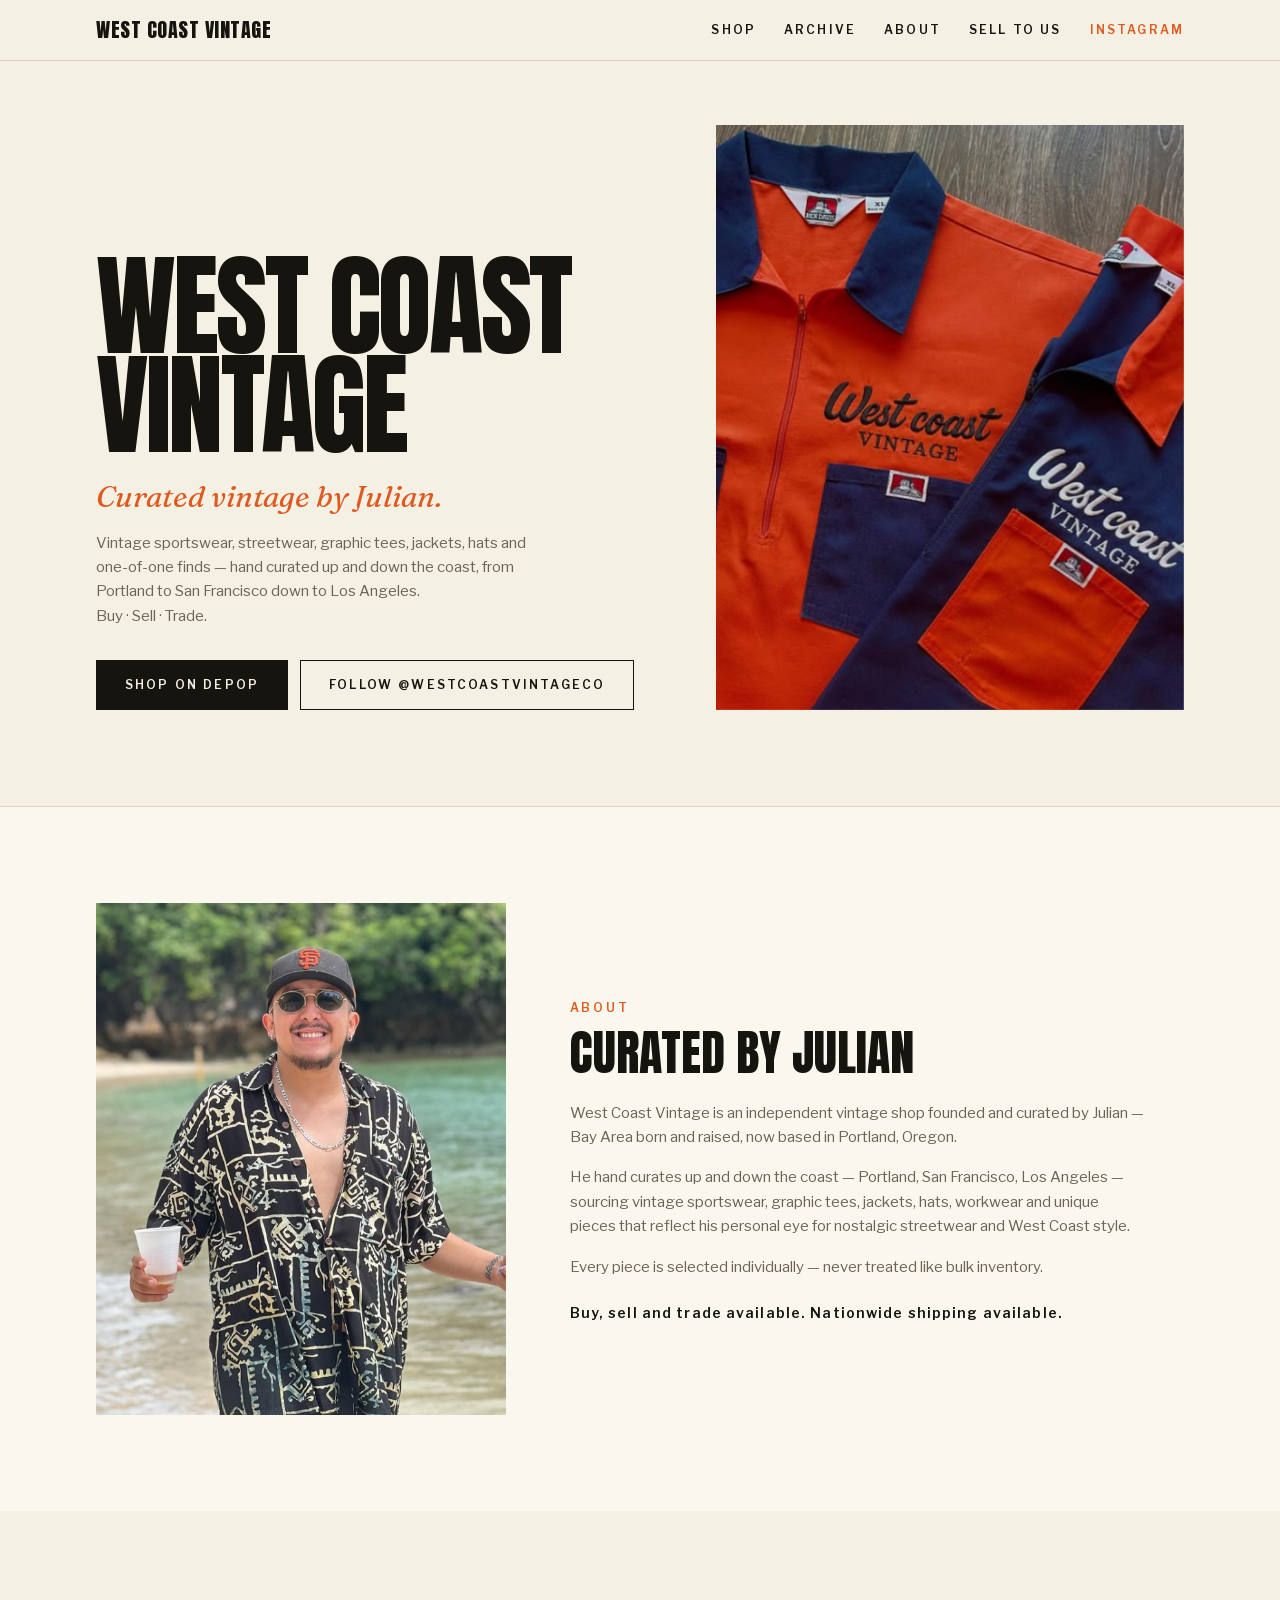
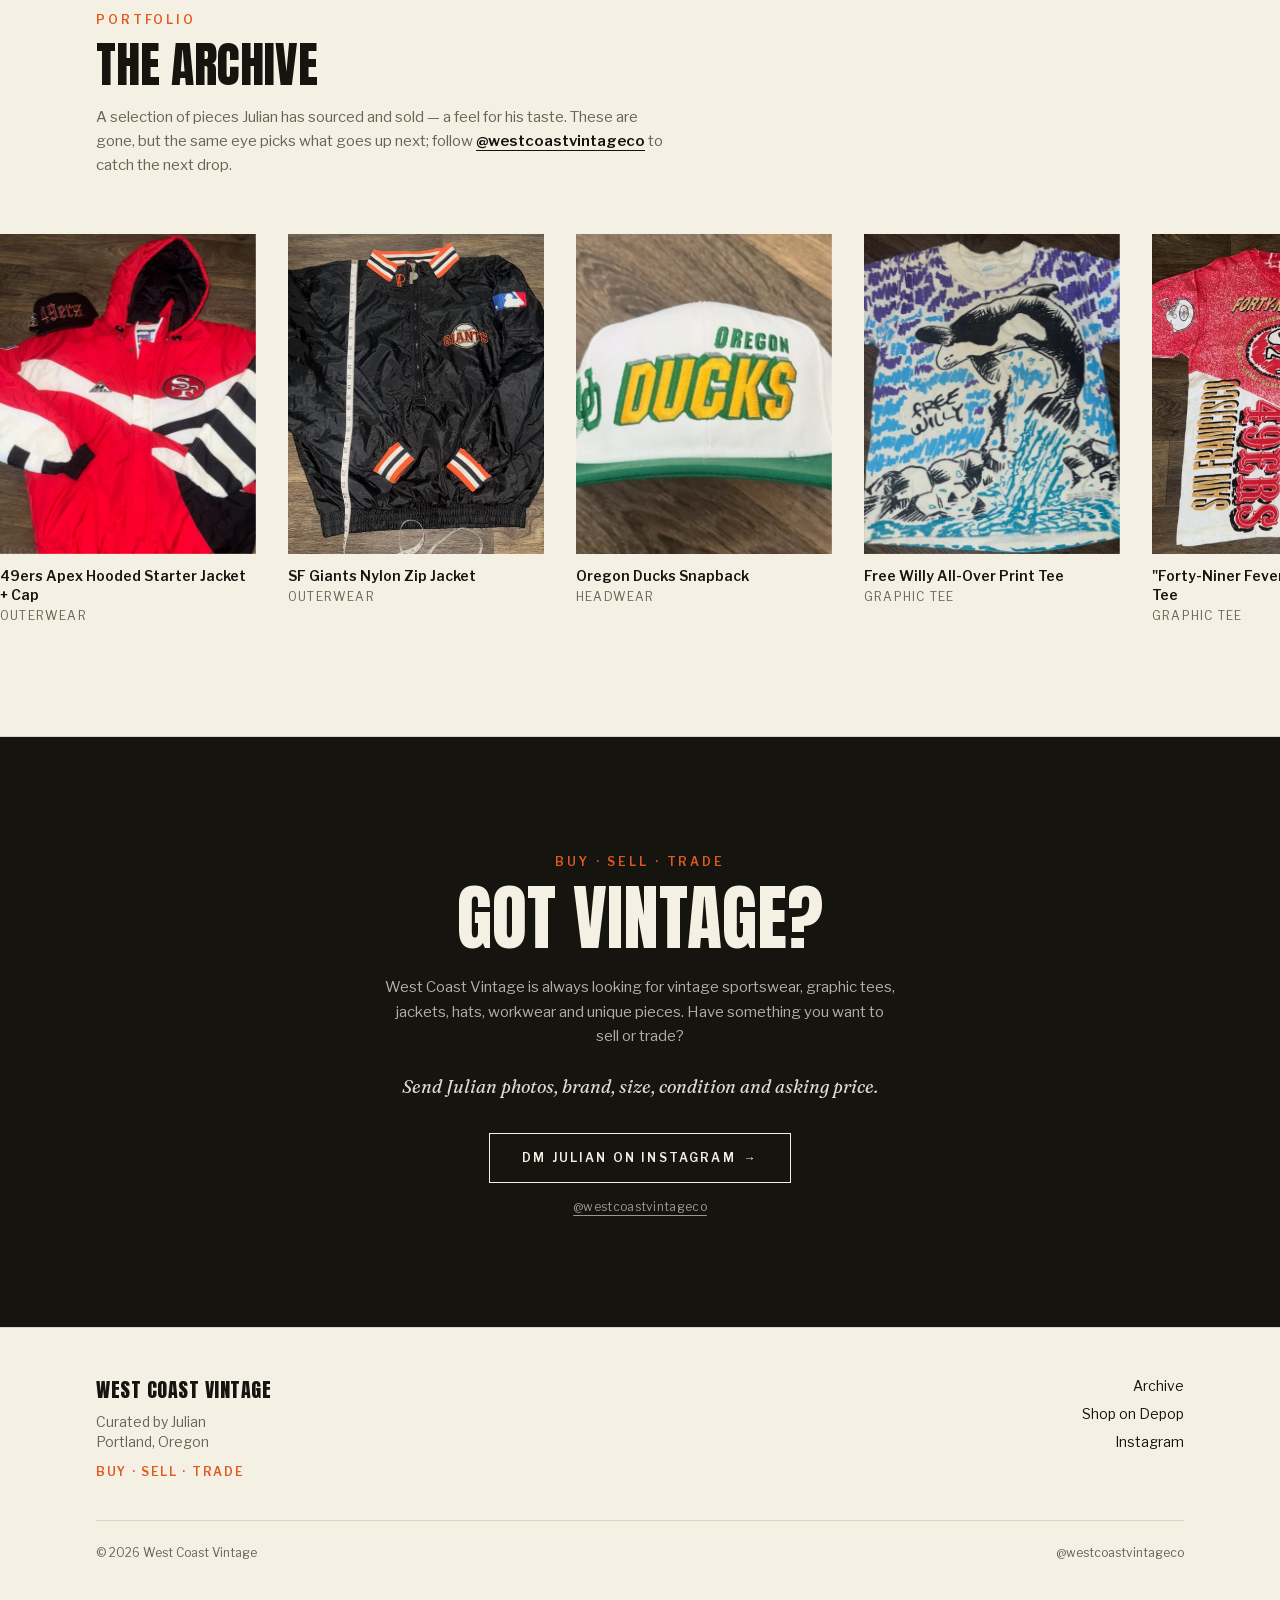
<file: index.html>
<!DOCTYPE html><html lang="en" class="anton_a8b17dcd-module__Xi7J6a__variable fraunces_4b03b08c-module__xUWwMa__variable libre_franklin_732746b-module__P6hmxq__variable"><head><meta charSet="utf-8"/><meta name="viewport" content="width=device-width, initial-scale=1"/><link rel="preload" href="/_next/static/media/3c7c6164b2587822-s.p.16u3vygyjnhr0.woff2" as="font" crossorigin="" type="font/woff2"/><link rel="preload" href="/_next/static/media/8a4bb24664ac8500-s.p.2_7gz-nbwppeo.woff2" as="font" crossorigin="" type="font/woff2"/><link rel="preload" href="/_next/static/media/9e9f04e3c37952ab-s.p.0pan85mumqyf3.woff2" as="font" crossorigin="" type="font/woff2"/><link rel="preload" as="image" href="/images/hero.jpg"/><link rel="stylesheet" href="/_next/static/chunks/3uczymhgwdb1i.css" data-precedence="next"/><link rel="preload" as="script" fetchPriority="low" href="/_next/static/chunks/12aruqaur5huj.js"/><script src="/_next/static/chunks/3rx7jmld6eggj.js" async=""></script><script src="/_next/static/chunks/1mkbuudhndal5.js" async=""></script><script src="/_next/static/chunks/turbopack-368fbvj10rkfx.js" async=""></script><script src="/_next/static/chunks/3fntmmi971322.js" async="" crossorigin=""></script><script src="/_next/static/chunks/05v3livz910os.js" async="" crossorigin=""></script><meta name="theme-color" content="#f5f0e4"/><title>West Coast Vintage | Curated Vintage by Julian</title><meta name="description" content="Portland-based vintage sportswear, streetwear, graphic tees, jackets and one-of-one finds curated by Julian. Buy, sell and trade with West Coast Vintage."/><meta name="keywords" content="vintage clothing,vintage sportswear,Portland vintage,vintage streetwear,West Coast Vintage"/><meta property="og:title" content="West Coast Vintage | Curated Vintage by Julian"/><meta property="og:description" content="Portland-based vintage sportswear, streetwear, graphic tees, jackets and one-of-one finds curated by Julian. Buy, sell and trade with West Coast Vintage."/><meta property="og:url" content="https://westcoastvintage.co"/><meta property="og:site_name" content="West Coast Vintage"/><meta property="og:locale" content="en_US"/><meta property="og:image" content="https://westcoastvintage.co/opengraph-image?a79d0ba14c55d466"/><meta property="og:image:type" content="image/png"/><meta property="og:image:width" content="1200"/><meta property="og:image:height" content="630"/><meta property="og:image:alt" content="West Coast Vintage — Curated Vintage by Julian"/><meta property="og:type" content="website"/><meta name="twitter:card" content="summary_large_image"/><meta name="twitter:title" content="West Coast Vintage | Curated Vintage by Julian"/><meta name="twitter:description" content="Portland-based vintage sportswear, streetwear, graphic tees, jackets and one-of-one finds curated by Julian. Buy, sell and trade with West Coast Vintage."/><meta name="twitter:image" content="https://westcoastvintage.co/opengraph-image?a79d0ba14c55d466"/><meta name="twitter:image:alt" content="West Coast Vintage — Curated Vintage by Julian"/><meta name="twitter:image:type" content="image/png"/><meta name="twitter:image:width" content="1200"/><meta name="twitter:image:height" content="630"/><link rel="icon" href="/icon.svg?icon.05m8b6nn6v7z4.svg" sizes="any" type="image/svg+xml"/><meta name="next-size-adjust" content=""/><script src="/_next/static/chunks/0cz1d0mv5g_q7.js" noModule=""></script></head><body class="bg-cream text-ink antialiased"><div hidden=""><!--$--><!--/$--></div><svg width="0" height="0" class="absolute" aria-hidden="true"><filter id="wcv-grain"><feTurbulence type="fractalNoise" baseFrequency="0.85" numOctaves="2" stitchTiles="stitch" result="noise"></feTurbulence><feColorMatrix in="noise" type="matrix" values="0 0 0 0 0  0 0 0 0 0  0 0 0 0 0  0 0 0 0.6 0"></feColorMatrix></filter></svg><a href="#main" class="sr-only focus:not-sr-only focus:fixed focus:top-4 focus:left-4 focus:z-[100] focus:bg-ink focus:px-4 focus:py-2 focus:text-xs focus:font-semibold focus:tracking-widest focus:text-cream focus:uppercase">Skip to content</a><header class="sticky top-0 z-50 border-b border-line bg-cream/95 backdrop-blur-sm"><div class="mx-auto flex max-w-6xl items-center justify-between px-5 py-4 sm:px-8"><a href="#top" class="font-display text-lg tracking-wide sm:text-xl">WEST COAST VINTAGE</a><nav class="hidden items-center gap-7 md:flex"><a href="https://www.depop.com/westcoastvintageco/" target="_blank" rel="noopener noreferrer" class="text-xs font-semibold tracking-[0.18em] uppercase text-ink transition-colors hover:text-accent">Shop</a><a href="#archive" class="text-xs font-semibold tracking-[0.18em] uppercase text-ink transition-colors hover:text-accent">Archive</a><a href="#about" class="text-xs font-semibold tracking-[0.18em] uppercase text-ink transition-colors hover:text-accent">About</a><a href="#sell" class="text-xs font-semibold tracking-[0.18em] uppercase text-ink transition-colors hover:text-accent">Sell to Us</a><a href="https://instagram.com/westcoastvintageco" target="_blank" rel="noopener noreferrer" class="text-xs font-semibold tracking-[0.18em] uppercase text-accent transition-colors hover:text-accent-dark">Instagram</a></nav><button type="button" aria-expanded="false" aria-controls="mobile-nav" aria-label="Open menu, West Coast Vintage" class="flex h-9 w-9 flex-col items-center justify-center gap-[5px] md:hidden"><span class="h-[1.5px] w-5 bg-ink transition-transform "></span><span class="h-[1.5px] w-5 bg-ink transition-transform "></span></button></div></header><main id="main"><section id="top" class="mx-auto max-w-6xl px-5 pt-10 pb-16 sm:px-8 sm:pt-16 sm:pb-24"><div class="grid gap-10 lg:grid-cols-[1.1fr_0.9fr] lg:items-end lg:gap-12"><div><h1 class="fade-up fade-up-1 font-display text-[15vw] leading-[0.88] tracking-tight uppercase sm:text-[7.5rem] lg:text-[6rem] xl:text-[7rem]">West Coast<br/>Vintage</h1><p class="fade-up fade-up-2 font-serif text-2xl italic text-accent sm:text-3xl mt-6">Curated vintage by Julian.</p><p class="fade-up fade-up-2 mt-4 max-w-md text-[15px] leading-relaxed text-muted">Vintage sportswear, streetwear, graphic tees, jackets, hats and one-of-one finds — hand curated up and down the coast, from Portland to San Francisco down to Los Angeles.<br/>Buy · Sell · Trade.</p><div class="fade-up fade-up-3 mt-8 flex flex-col gap-3 sm:flex-row"><a href="https://www.depop.com/westcoastvintageco/" target="_blank" rel="noopener noreferrer" class="inline-flex items-center justify-center border border-ink bg-ink px-7 py-4 text-xs font-semibold tracking-[0.18em] text-cream uppercase transition-colors hover:bg-accent hover:border-accent">Shop on Depop</a><a href="https://instagram.com/westcoastvintageco" target="_blank" rel="noopener noreferrer" class="inline-flex items-center justify-center border border-ink px-7 py-4 text-xs font-semibold tracking-[0.18em] text-ink uppercase transition-colors hover:border-accent hover:text-accent">Follow @<!-- -->westcoastvintageco</a></div></div><div class="fade-up fade-up-3 relative aspect-[4/5] w-full"><img alt="West Coast Vintage branded Ben Davis workshirts" decoding="async" data-nimg="fill" class="object-cover" style="position:absolute;height:100%;width:100%;left:0;top:0;right:0;bottom:0;color:transparent" src="/images/hero.jpg"/></div></div></section><section id="about" class="border-t border-line bg-paper"><div class="mx-auto grid max-w-6xl gap-10 px-5 py-16 sm:px-8 sm:py-24 lg:grid-cols-[0.8fr_1.2fr] lg:items-center lg:gap-16"><div class="relative order-1 mx-auto aspect-[4/5] w-full max-w-xs lg:order-none lg:max-w-none"><img alt="Julian, founder of West Coast Vintage" loading="lazy" decoding="async" data-nimg="fill" class="object-cover" style="position:absolute;height:100%;width:100%;left:0;top:0;right:0;bottom:0;color:transparent" src="/images/julian.jpg"/></div><div><span class="text-xs font-semibold tracking-[0.24em] text-accent uppercase">About</span><h2 class="mt-3 font-display text-4xl uppercase leading-[0.95] sm:text-5xl">Curated by Julian</h2><div class="mt-6 max-w-xl space-y-4 text-[15px] leading-relaxed text-muted"><p>West Coast Vintage is an independent vintage shop founded and curated by Julian — Bay Area born and raised, now based in<!-- --> <!-- -->Portland, Oregon<!-- -->.</p><p>He hand curates up and down the coast — Portland, San Francisco, Los Angeles — sourcing vintage sportswear, graphic tees, jackets, hats, workwear and unique pieces that reflect his personal eye for nostalgic streetwear and West Coast style.</p><p>Every piece is selected individually — never treated like bulk inventory.</p></div><p class="mt-6 text-sm font-semibold tracking-[0.08em] text-ink">Buy, sell and trade available. Nationwide shipping available.</p></div></div></section><section id="archive" class="py-16 sm:py-24"><div class="mx-auto max-w-6xl px-5 sm:px-8"><div class="max-w-xl"><span class="text-xs font-semibold tracking-[0.24em] text-accent uppercase">Portfolio</span><h2 class="mt-3 font-display text-4xl uppercase leading-[0.95] sm:text-5xl">The Archive</h2><p class="mt-4 text-[15px] leading-relaxed text-muted">A selection of pieces Julian has sourced and sold — a feel for his taste. These are gone, but the same eye picks what goes up next; follow<!-- --> <a href="https://instagram.com/westcoastvintageco" target="_blank" rel="noopener noreferrer" class="font-semibold text-ink underline underline-offset-4 transition-colors hover:text-accent">@<!-- -->westcoastvintageco</a> <!-- -->to catch the next drop.</p></div></div><div class="mt-10 flex gap-5 overflow-x-auto px-5 pb-4 snap-x snap-mandatory sm:mt-14 sm:gap-8 sm:px-8"><article class="w-[68vw] shrink-0 snap-start sm:w-64"><div class="relative aspect-[4/5] w-full"><img alt="49ers Apex Hooded Starter Jacket + Cap" loading="lazy" decoding="async" data-nimg="fill" class="object-cover" style="position:absolute;height:100%;width:100%;left:0;top:0;right:0;bottom:0;color:transparent" src="/images/archive/49ers-starter-jacket.jpg"/></div><div class="mt-3"><h3 class="text-sm font-semibold leading-snug">49ers Apex Hooded Starter Jacket + Cap</h3><p class="mt-1 text-xs tracking-[0.1em] text-muted uppercase">Outerwear</p></div></article><article class="w-[68vw] shrink-0 snap-start sm:w-64"><div class="relative aspect-[4/5] w-full"><img alt="SF Giants Nylon Zip Jacket" loading="lazy" decoding="async" data-nimg="fill" class="object-cover" style="position:absolute;height:100%;width:100%;left:0;top:0;right:0;bottom:0;color:transparent" src="/images/archive/giants-jacket.jpg"/></div><div class="mt-3"><h3 class="text-sm font-semibold leading-snug">SF Giants Nylon Zip Jacket</h3><p class="mt-1 text-xs tracking-[0.1em] text-muted uppercase">Outerwear</p></div></article><article class="w-[68vw] shrink-0 snap-start sm:w-64"><div class="relative aspect-[4/5] w-full"><img alt="Oregon Ducks Snapback" loading="lazy" decoding="async" data-nimg="fill" class="object-cover" style="position:absolute;height:100%;width:100%;left:0;top:0;right:0;bottom:0;color:transparent" src="/images/archive/ducks-snapback.jpg"/></div><div class="mt-3"><h3 class="text-sm font-semibold leading-snug">Oregon Ducks Snapback</h3><p class="mt-1 text-xs tracking-[0.1em] text-muted uppercase">Headwear</p></div></article><article class="w-[68vw] shrink-0 snap-start sm:w-64"><div class="relative aspect-[4/5] w-full"><img alt="Free Willy All-Over Print Tee" loading="lazy" decoding="async" data-nimg="fill" class="object-cover" style="position:absolute;height:100%;width:100%;left:0;top:0;right:0;bottom:0;color:transparent" src="/images/archive/free-willy-tee.jpg"/></div><div class="mt-3"><h3 class="text-sm font-semibold leading-snug">Free Willy All-Over Print Tee</h3><p class="mt-1 text-xs tracking-[0.1em] text-muted uppercase">Graphic Tee</p></div></article><article class="w-[68vw] shrink-0 snap-start sm:w-64"><div class="relative aspect-[4/5] w-full"><img alt="&quot;Forty-Niner Fever&quot; All-Over Print Tee" loading="lazy" decoding="async" data-nimg="fill" class="object-cover" style="position:absolute;height:100%;width:100%;left:0;top:0;right:0;bottom:0;color:transparent" src="/images/archive/49ers-fever-tee.jpg"/></div><div class="mt-3"><h3 class="text-sm font-semibold leading-snug">&quot;Forty-Niner Fever&quot; All-Over Print Tee</h3><p class="mt-1 text-xs tracking-[0.1em] text-muted uppercase">Graphic Tee</p></div></article><article class="w-[68vw] shrink-0 snap-start sm:w-64"><div class="relative aspect-[4/5] w-full"><img alt="49ers Graphic Tee" loading="lazy" decoding="async" data-nimg="fill" class="object-cover" style="position:absolute;height:100%;width:100%;left:0;top:0;right:0;bottom:0;color:transparent" src="/images/archive/49ers-black-tee.jpg"/></div><div class="mt-3"><h3 class="text-sm font-semibold leading-snug">49ers Graphic Tee</h3><p class="mt-1 text-xs tracking-[0.1em] text-muted uppercase">Graphic Tee</p></div></article><article class="w-[68vw] shrink-0 snap-start sm:w-64"><div class="relative aspect-[4/5] w-full"><img alt="49ers Taz Graphic Tee" loading="lazy" decoding="async" data-nimg="fill" class="object-cover" style="position:absolute;height:100%;width:100%;left:0;top:0;right:0;bottom:0;color:transparent" src="/images/archive/49ers-taz-tee.jpg"/></div><div class="mt-3"><h3 class="text-sm font-semibold leading-snug">49ers Taz Graphic Tee</h3><p class="mt-1 text-xs tracking-[0.1em] text-muted uppercase">Graphic Tee</p></div></article><article class="w-[68vw] shrink-0 snap-start sm:w-64"><div class="relative aspect-[4/5] w-full"><img alt="USA Basketball &quot;America&#x27;s Team&quot; Tee" loading="lazy" decoding="async" data-nimg="fill" class="object-cover" style="position:absolute;height:100%;width:100%;left:0;top:0;right:0;bottom:0;color:transparent" src="/images/archive/usa-basketball-tee.jpg"/></div><div class="mt-3"><h3 class="text-sm font-semibold leading-snug">USA Basketball &quot;America&#x27;s Team&quot; Tee</h3><p class="mt-1 text-xs tracking-[0.1em] text-muted uppercase">Graphic Tee</p></div></article><article class="w-[68vw] shrink-0 snap-start sm:w-64"><div class="relative aspect-[4/5] w-full"><img alt="SF 49ers Crewneck Sweatshirt" loading="lazy" decoding="async" data-nimg="fill" class="object-cover" style="position:absolute;height:100%;width:100%;left:0;top:0;right:0;bottom:0;color:transparent" src="/images/archive/49ers-crewneck.jpg"/></div><div class="mt-3"><h3 class="text-sm font-semibold leading-snug">SF 49ers Crewneck Sweatshirt</h3><p class="mt-1 text-xs tracking-[0.1em] text-muted uppercase">Sweatshirt</p></div></article><article class="w-[68vw] shrink-0 snap-start sm:w-64"><div class="relative aspect-[4/5] w-full"><img alt="Golden State Warriors Crewneck" loading="lazy" decoding="async" data-nimg="fill" class="object-cover" style="position:absolute;height:100%;width:100%;left:0;top:0;right:0;bottom:0;color:transparent" src="/images/archive/warriors-crewneck.jpg"/></div><div class="mt-3"><h3 class="text-sm font-semibold leading-snug">Golden State Warriors Crewneck</h3><p class="mt-1 text-xs tracking-[0.1em] text-muted uppercase">Sweatshirt</p></div></article><article class="w-[68vw] shrink-0 snap-start sm:w-64"><div class="relative aspect-[4/5] w-full"><img alt="49ers Apex Polo Shirt" loading="lazy" decoding="async" data-nimg="fill" class="object-cover" style="position:absolute;height:100%;width:100%;left:0;top:0;right:0;bottom:0;color:transparent" src="/images/archive/49ers-polo.jpg"/></div><div class="mt-3"><h3 class="text-sm font-semibold leading-snug">49ers Apex Polo Shirt</h3><p class="mt-1 text-xs tracking-[0.1em] text-muted uppercase">Sportswear</p></div></article><article class="w-[68vw] shrink-0 snap-start sm:w-64"><div class="relative aspect-[4/5] w-full"><img alt="49ers Infant Tracksuit" loading="lazy" decoding="async" data-nimg="fill" class="object-cover" style="position:absolute;height:100%;width:100%;left:0;top:0;right:0;bottom:0;color:transparent" src="/images/archive/49ers-baby-tracksuit.jpg"/></div><div class="mt-3"><h3 class="text-sm font-semibold leading-snug">49ers Infant Tracksuit</h3><p class="mt-1 text-xs tracking-[0.1em] text-muted uppercase">Kids</p></div></article><article class="w-[68vw] shrink-0 snap-start sm:w-64"><div class="relative aspect-[4/5] w-full"><img alt="Raiders Infant Tracksuit" loading="lazy" decoding="async" data-nimg="fill" class="object-cover" style="position:absolute;height:100%;width:100%;left:0;top:0;right:0;bottom:0;color:transparent" src="/images/archive/raiders-baby-tracksuit.jpg"/></div><div class="mt-3"><h3 class="text-sm font-semibold leading-snug">Raiders Infant Tracksuit</h3><p class="mt-1 text-xs tracking-[0.1em] text-muted uppercase">Kids</p></div></article></div></section><section id="sell" class="border-t border-line bg-ink text-cream"><div class="mx-auto max-w-4xl px-5 py-16 text-center sm:px-8 sm:py-28"><span class="text-xs font-semibold tracking-[0.24em] text-accent uppercase">Buy · Sell · Trade</span><h2 class="mt-3 font-display text-5xl uppercase leading-[0.92] sm:text-7xl">Got Vintage?</h2><p class="mx-auto mt-6 max-w-lg text-[15px] leading-relaxed text-cream/70">West Coast Vintage is always looking for vintage sportswear, graphic tees, jackets, hats, workwear and unique pieces. Have something you want to sell or trade?</p><p class="mt-6 font-serif text-lg italic text-cream/90">Send Julian photos, brand, size, condition and asking price.</p><div class="mt-8"><a href="https://instagram.com/westcoastvintageco" target="_blank" rel="noopener noreferrer" class="inline-flex items-center gap-2 border border-cream px-8 py-4 text-xs font-semibold tracking-[0.18em] uppercase text-cream transition-colors hover:border-accent hover:bg-accent">DM Julian on Instagram<span aria-hidden="true">→</span></a><p class="mt-4 text-xs tracking-wide text-cream/60"><a href="https://instagram.com/westcoastvintageco" target="_blank" rel="noopener noreferrer" class="underline underline-offset-4 transition-colors hover:text-accent">@<!-- -->westcoastvintageco</a></p></div></div></section></main><footer class="border-t border-line"><div class="mx-auto max-w-6xl px-5 py-12 sm:px-8"><div class="flex flex-col gap-10 sm:flex-row sm:justify-between"><div><p class="font-display text-xl uppercase tracking-wide">West Coast Vintage</p><p class="mt-2 text-sm text-muted">Curated by Julian</p><p class="text-sm text-muted">Portland, Oregon</p><p class="mt-3 text-xs font-semibold tracking-[0.14em] text-accent uppercase">Buy · Sell · Trade</p></div><nav class="flex flex-col gap-2 text-sm sm:items-end"><a href="#archive" class="hover:text-accent">Archive</a><a href="https://www.depop.com/westcoastvintageco/" target="_blank" rel="noopener noreferrer" class="hover:text-accent">Shop on Depop</a><a href="https://instagram.com/westcoastvintageco" target="_blank" rel="noopener noreferrer" class="hover:text-accent">Instagram</a></nav></div><div class="mt-10 flex flex-col gap-2 border-t border-line pt-6 text-xs text-muted sm:flex-row sm:justify-between"><span>© <!-- -->2026<!-- --> West Coast Vintage</span><a href="https://instagram.com/westcoastvintageco" target="_blank" rel="noopener noreferrer" class="transition-colors hover:text-accent">@<!-- -->westcoastvintageco</a></div></div></footer><!--$--><!--/$--><script src="/_next/static/chunks/12aruqaur5huj.js" id="_R_" async=""></script><script>(self.__next_f=self.__next_f||[]).push([0])</script><script>self.__next_f.push([1,"1:\"$Sreact.fragment\"\n2:I[39756,[\"/_next/static/chunks/3fntmmi971322.js\"],\"default\"]\n3:I[37457,[\"/_next/static/chunks/3fntmmi971322.js\"],\"default\"]\n4:I[36852,[\"/_next/static/chunks/05v3livz910os.js\"],\"default\"]\nd:I[68027,[],\"default\",1]\n:HL[\"/_next/static/chunks/3uczymhgwdb1i.css\",\"style\"]\n:HL[\"/_next/static/media/3c7c6164b2587822-s.p.16u3vygyjnhr0.woff2\",\"font\",{\"crossOrigin\":\"\",\"type\":\"font/woff2\"}]\n:HL[\"/_next/static/media/8a4bb24664ac8500-s.p.2_7gz-nbwppeo.woff2\",\"font\",{\"crossOrigin\":\"\",\"type\":\"font/woff2\"}]\n:HL[\"/_next/static/media/9e9f04e3c37952ab-s.p.0pan85mumqyf3.woff2\",\"font\",{\"crossOrigin\":\"\",\"type\":\"font/woff2\"}]\n0:{\"P\":null,\"c\":[\"\",\"\"],\"q\":\"\",\"i\":false,\"f\":[[[\"\",{\"children\":[\"__PAGE__\",{},\"$undefined\",\"$undefined\",4608]},\"$undefined\",\"$undefined\",4624],[[\"$\",\"$1\",\"c\",{\"children\":[[[\"$\",\"link\",\"0\",{\"rel\":\"stylesheet\",\"href\":\"/_next/static/chunks/3uczymhgwdb1i.css\",\"precedence\":\"next\",\"crossOrigin\":\"$undefined\",\"nonce\":\"$undefined\"}]],[\"$\",\"html\",null,{\"lang\":\"en\",\"className\":\"anton_a8b17dcd-module__Xi7J6a__variable fraunces_4b03b08c-module__xUWwMa__variable libre_franklin_732746b-module__P6hmxq__variable\",\"children\":[\"$\",\"body\",null,{\"className\":\"bg-cream text-ink antialiased\",\"children\":[\"$\",\"$L2\",null,{\"parallelRouterKey\":\"children\",\"error\":\"$undefined\",\"errorStyles\":\"$undefined\",\"errorScripts\":\"$undefined\",\"template\":[\"$\",\"$L3\",null,{}],\"templateStyles\":\"$undefined\",\"templateScripts\":\"$undefined\",\"notFound\":[[[\"$\",\"title\",null,{\"children\":\"404: This page could not be found.\"}],[\"$\",\"div\",null,{\"style\":{\"fontFamily\":\"system-ui,\\\"Segoe UI\\\",Roboto,Helvetica,Arial,sans-serif,\\\"Apple Color Emoji\\\",\\\"Segoe UI Emoji\\\"\",\"height\":\"100vh\",\"textAlign\":\"center\",\"display\":\"flex\",\"flexDirection\":\"column\",\"alignItems\":\"center\",\"justifyContent\":\"center\"},\"children\":[\"$\",\"div\",null,{\"children\":[[\"$\",\"style\",null,{\"dangerouslySetInnerHTML\":{\"__html\":\"body{color:#000;background:#fff;margin:0}.next-error-h1{border-right:1px solid rgba(0,0,0,.3)}@media (prefers-color-scheme:dark){body{color:#fff;background:#000}.next-error-h1{border-right:1px solid rgba(255,255,255,.3)}}\"}}],[\"$\",\"h1\",null,{\"className\":\"next-error-h1\",\"style\":{\"display\":\"inline-block\",\"margin\":\"0 20px 0 0\",\"padding\":\"0 23px 0 0\",\"fontSize\":24,\"fontWeight\":500,\"verticalAlign\":\"top\",\"lineHeight\":\"49px\"},\"children\":404}],[\"$\",\"div\",null,{\"style\":{\"display\":\"inline-block\"},\"children\":[\"$\",\"h2\",null,{\"style\":{\"fontSize\":14,\"fontWeight\":400,\"lineHeight\":\"49px\",\"margin\":0},\"children\":\"This page could not be found.\"}]}]]}]}]],[]],\"forbidden\":\"$undefined\",\"unauthorized\":\"$undefined\"}]}]}]]}],{\"children\":[[\"$\",\"$1\",\"c\",{\"children\":[[[\"$\",\"svg\",null,{\"width\":\"0\",\"height\":\"0\",\"className\":\"absolute\",\"aria-hidden\":\"true\",\"children\":[\"$\",\"filter\",null,{\"id\":\"wcv-grain\",\"children\":[[\"$\",\"feTurbulence\",null,{\"type\":\"fractalNoise\",\"baseFrequency\":\"0.85\",\"numOctaves\":2,\"stitchTiles\":\"stitch\",\"result\":\"noise\"}],[\"$\",\"feColorMatrix\",null,{\"in\":\"noise\",\"type\":\"matrix\",\"values\":\"0 0 0 0 0  0 0 0 0 0  0 0 0 0 0  0 0 0 0.6 0\"}]]}]}],[\"$\",\"a\",null,{\"href\":\"#main\",\"className\":\"sr-only focus:not-sr-only focus:fixed focus:top-4 focus:left-4 focus:z-[100] focus:bg-ink focus:px-4 focus:py-2 focus:text-xs focus:font-semibold focus:tracking-widest focus:text-cream focus:uppercase\",\"children\":\"Skip to content\"}],[\"$\",\"$L4\",null,{}],[\"$\",\"main\",null,{\"id\":\"main\",\"children\":[[\"$\",\"section\",null,{\"id\":\"top\",\"className\":\"mx-auto max-w-6xl px-5 pt-10 pb-16 sm:px-8 sm:pt-16 sm:pb-24\",\"children\":[\"$\",\"div\",null,{\"className\":\"grid gap-10 lg:grid-cols-[1.1fr_0.9fr] lg:items-end lg:gap-12\",\"children\":[[\"$\",\"div\",null,{\"children\":[[\"$\",\"h1\",null,{\"className\":\"fade-up fade-up-1 font-display text-[15vw] leading-[0.88] tracking-tight uppercase sm:text-[7.5rem] lg:text-[6rem] xl:text-[7rem]\",\"children\":[\"West Coast\",[\"$\",\"br\",null,{}],\"Vintage\"]}],[\"$\",\"p\",null,{\"className\":\"fade-up fade-up-2 font-serif text-2xl italic text-accent sm:text-3xl mt-6\",\"children\":\"Curated vintage by Julian.\"}],[\"$\",\"p\",null,{\"className\":\"fade-up fade-up-2 mt-4 max-w-md text-[15px] leading-relaxed text-muted\",\"children\":[\"Vintage sportswear, streetwear, graphic tees, jackets, hats and one-of-one finds — hand curated up and down the coast, from Portland to San Francisco down to Los Angeles.\",[\"$\",\"br\",null,{}],\"Buy · Sell · Trade.\"]}],[\"$\",\"div\",null,{\"className\":\"fade-up fade-up-3 mt-8 flex flex-col gap-3 sm:flex-row\",\"children\":[[\"$\",\"a\",null,{\"href\":\"https://www.depop.com/westcoastvintageco/\",\"target\":\"_blank\",\"rel\":\"noopener noreferrer\",\"className\":\"inline-flex items-center justify-center border border-ink bg-ink px-7 py-4 text-xs font-semibold tracking-[0.18em] text-cream uppercase transition-colors hover:bg-accent hover:border-accent\",\"children\":\"Shop on Depop\"}],[\"$\",\"a\",null,{\"href\":\"https://instagram.com/westcoastvintageco\",\"target\":\"_blank\",\"rel\":\"noopener noreferrer\",\"className\":\"inline-flex items-center justify-center border border-ink px-7 py-4 text-xs font-semibold tracking-[0.18em] text-ink uppercase transition-colors hover:border-accent hover:text-accent\",\"children\":[\"Follow @\",\"westcoastvintageco\"]}]]}]]}],\"$L5\"]}]}],\"$L6\",\"$L7\",\"$L8\"]}],\"$L9\"],[\"$La\"],\"$Lb\"]}],{},null,false,null]},null,false,null],\"$Lc\",false]],\"m\":\"$undefined\",\"G\":[\"$d\",[\"$Le\"]],\"S\":true,\"h\":null,\"r\":\"$undefined\",\"s\":\"$undefined\",\"a\":\"$undefined\",\"l\":\"$undefined\",\"p\":\"$undefined\",\"d\":\"$undefined\",\"b\":\"xsS1Lzn9n3gCfAAv6GnJG\"}\nf:I[5500,[\"/_next/static/chunks/05v3livz910os.js\"],\"Image\"]\n19:I[97367,[\"/_next/static/chunks/3fntmmi971322.js\"],\"OutletBoundary\"]\n1a:\"$Sreact.suspense\"\n1c:I[97367,[\"/_next/static/chunks/3fntmmi971322.js\"],\"ViewportBoundary\"]\n1e:I[97367,[\"/_next/static/chunks/3fntmmi971322.js\"],\"MetadataBoundary\"]\n5:[\"$\",\"div\",null,{\"className\":\"fade-up fade-up-3 relative aspect-[4/5] w-full\",\"children\":[\"$\",\"$Lf\",null,{\"src\":\"/images/hero.jpg\",\"alt\":\"West Coast Vintage branded Ben Davis workshirts\",\"fill\":true,\"priority\":true,\"sizes\":\"(min-width: 1024px) 45vw, 100vw\",\"className\":\"object-cover\"}]}]\n6:[\"$\",\"section\",null,{\"id\":\"about\",\"className\":\"border-t border-line bg-paper\",\"children\":[\"$\",\"div\",null,{\"className\":\"mx-auto grid max-w-6xl gap-10 px-5 py-16 sm:px-8 sm:py-24 lg:grid-cols-[0.8fr_1.2fr] lg:items-center lg:gap-16\",\"children\":[[\"$\",\"div\",null,{\"className\":\"relative order-1 mx-auto aspect-[4/5] w-full max-w-xs lg:order-none lg:max-w-none\",\"children\":[\"$\",\"$Lf\",null,{\"src\":\"/images/julian.jpg\",\"alt\":\"Julian, founder of West Coast Vintage\",\"fill\":true,\"priority\":false,\"sizes\":\"(min-width: 1024px) 25vw, (min-width: 640px) 50vw, 100vw\",\"className\":\"object-cover\"}]}],[\"$\",\"div\",null,{\"children\":[[\"$\",\"span\",null,{\"className\":\"text-xs font-semibold tracking-[0.24em] text-accent uppercase\",\"children\":\"About\"}],[\"$\",\"h2\",null,{\"className\":\"mt-3 font-display text-4xl uppercase leading-[0.95] sm:text-5xl\",\"children\":\"Curated by Julian\"}],[\"$\",\"div\",null,{\"className\":\"mt-6 max-w-xl space-y-4 text-[15px] leading-relaxed text-muted\",\"children\":[[\"$\",\"p\",null,{\"children\":[\"West Coast Vintage is an independent vintage shop founded and curated by Julian — Bay Area born and raised, now based in\",\" \",\"Portland, Oregon\",\".\"]}],[\"$\",\"p\",null,{\"children\":\"He hand curates up and down the coast — Portland, San Francisco, Los Angeles — sourcing vintage sportswear, graphic tees, jackets, hats, workwear and unique pieces that reflect his personal eye for nostalgic streetwear and West Coast style.\"}],[\"$\",\"p\",null,{\"children\":\"Every piece is selected individually — never treated like bulk inventory.\"}]]}],[\"$\",\"p\",null,{\"className\":\"mt-6 text-sm font-semibold tracking-[0.08em] text-ink\",\"children\":\"Buy, sell and trade available. Nationwide shipping available.\"}]]}]]}]}]\n7:[\"$\",\"section\",null,{\"id\":\"archive\",\"className\":\"py-16 sm:py-24\",\"children\":[[\"$\",\"div\",null,{\"className\":\"mx-auto max-w-6xl px-5 sm:px-8\",\"children\":[\"$\",\"div\",null,{\"className\":\"max-w-xl\",\"children\":[[\"$\",\"span\",null,{\"className\":\"text-xs font-semibold tracking-[0.24em] text-accent uppercase\",\"children\":\"Portfolio\"}],[\"$\",\"h2\",null,{\"className\":\"mt-3 font-display text-4xl uppercase leading-[0.95] sm:text-5xl\",\"children\":\"The Archive\"}],[\"$\",\"p\",null,{\"className\":\"mt-4 text-[15px] leading-relaxed text-muted\",\"children\":[\"A selection of pieces Julian has sourced and sold — a feel for his taste. These are gone, but the same eye picks what goes up next; follow\",\" \",[\"$\",\"a\",null,{\"href\":\"https://instagram.com/westcoastvintageco\",\"target\":\"_blank\",\"rel\":\"noopener noreferrer\",\"className\":\"font-semibold text-ink underline underline-offset-4 transition-colors hover:text-accent\",\"children\":[\"@\",\"westcoastvintageco\"]}],\" \",\"to catch the next drop.\"]}]]}]}],[\"$\",\"div\",null,{\"className\":\"mt-10 flex gap-5 overflow-x-auto px-5 pb-4 snap-x snap-mandatory sm:mt-14 sm:gap-8 sm:px-8\",\"children\":[[\"$\",\"article\",\"archive-1\",{\"className\":\"w-[68vw] shrink-0 snap-start sm:w-64\",\"children\":[[\"$\",\"div\",null,{\"className\":\"relative aspect-[4/5] w-full\",\"children\":[\"$\",\"$Lf\",null,{\"src\":\"/images/archive/49ers-starter-jacket.jpg\",\"alt\":\"49ers Apex Hooded Starter Jacket + Cap\",\"fill\":true,\"priority\":false,\"sizes\":\"(min-width: 1024px) 25vw, (min-width: 640px) 50vw, 100vw\",\"className\":\"object-cover\"}]}],[\"$\",\"div\",null,{\"className\":\"mt-3\",\"children\":[[\"$\",\"h3\",null,{\"className\":\"text-sm font-semibold leading-snug\",\"children\":\"49ers Apex Hooded Starter Jacket + Cap\"}],[\"$\",\"p\",null,{\"className\":\"mt-1 text-xs tracking-[0.1em] text-muted uppercase\",\"children\":\"Outerwear\"}]]}]]}],[\"$\",\"article\",\"archive-2\",{\"className\":\"w-[68vw] shrink-0 snap-start sm:w-64\",\"children\":[[\"$\",\"div\",null,{\"className\":\"relative aspect-[4/5] w-full\",\"children\":[\"$\",\"$Lf\",null,{\"src\":\"/images/archive/giants-jacket.jpg\",\"alt\":\"SF Giants Nylon Zip Jacket\",\"fill\":true,\"priority\":false,\"sizes\":\"(min-width: 1024px) 25vw, (min-width: 640px) 50vw, 100vw\",\"className\":\"object-cover\"}]}],[\"$\",\"div\",null,{\"className\":\"mt-3\",\"children\":[[\"$\",\"h3\",null,{\"className\":\"text-sm font-semibold leading-snug\",\"children\":\"SF Giants Nylon Zip Jacket\"}],[\"$\",\"p\",null,{\"className\":\"mt-1 text-xs tracking-[0.1em] text-muted uppercase\",\"children\":\"Outerwear\"}]]}]]}],[\"$\",\"article\",\"archive-3\",{\"className\":\"w-[68vw] shrink-0 snap-start sm:w-64\",\"children\":[[\"$\",\"div\",null,{\"className\":\"relative aspect-[4/5] w-full\",\"children\":[\"$\",\"$Lf\",null,{\"src\":\"/images/archive/ducks-snapback.jpg\",\"alt\":\"Oregon Ducks Snapback\",\"fill\":true,\"priority\":false,\"sizes\":\"(min-width: 1024px) 25vw, (min-width: 640px) 50vw, 100vw\",\"className\":\"object-cover\"}]}],[\"$\",\"div\",null,{\"className\":\"mt-3\",\"children\":[[\"$\",\"h3\",null,{\"className\":\"text-sm font-semibold leading-snug\",\"children\":\"Oregon Ducks Snapback\"}],[\"$\",\"p\",null,{\"className\":\"mt-1 text-xs tracking-[0.1em] text-muted uppercase\",\"children\":\"Headwear\"}]]}]]}],[\"$\",\"article\",\"archive-4\",{\"className\":\"w-[68vw] shrink-0 snap-start sm:w-64\",\"children\":[[\"$\",\"div\",null,{\"className\":\"relative aspect-[4/5] w-full\",\"children\":[\"$\",\"$Lf\",null,{\"src\":\"/images/archive/free-willy-tee.jpg\",\"alt\":\"Free Willy All-Over Print Tee\",\"fill\":true,\"priority\":false,\"sizes\":\"(min-width: 1024px) 25vw, (min-width: 640px) 50vw, 100vw\",\"className\":\"object-cover\"}]}],[\"$\",\"div\",null,{\"className\":\"mt-3\",\"children\":[[\"$\",\"h3\",null,{\"className\":\"text-sm font-semibold leading-snug\",\"children\":\"Free Willy All-Over Print Tee\"}],[\"$\",\"p\",null,{\"className\":\"mt-1 text-xs tracking-[0.1em] text-muted uppercase\",\"children\":\"Graphic Tee\"}]]}]]}],[\"$\",\"article\",\"archive-5\",{\"className\":\"w-[68vw] shrink-0 snap-start sm:w-64\",\"children\":[[\"$\",\"div\",null,{\"className\":\"relative aspect-[4/5] w-full\",\"children\":[\"$\",\"$Lf\",null,{\"src\":\"/images/archive/49ers-fever-tee.jpg\",\"alt\":\"\\\"Forty-Niner Fever\\\" All-Over Print Tee\",\"fill\":true,\"priority\":false,\"sizes\":\"(min-width: 1024px) 25vw, (min-width: 640px) 50vw, 100vw\",\"className\":\"object-cover\"}]}],[\"$\",\"div\",null,{\"className\":\"mt-3\",\"children\":[[\"$\",\"h3\",null,{\"className\":\"text-sm font-semibold leading-snug\",\"children\":\"\\\"Forty-Niner Fever\\\" All-Over Print Tee\"}],\"$L10\"]}]]}],\"$L11\",\"$L12\",\"$L13\",\"$L14\",\"$L15\",\"$L16\",\"$L17\",\"$L18\"]}]]}]\n8:[\"$\",\"section\",null,{\"id\":\"sell\",\"className\":\"border-t border-line bg-ink text-cream\",\"children\":[\"$\",\"div\",null,{\"className\":\"mx-auto max-w-4xl px-5 py-16 text-center sm:px-8 sm:py-28\",\"children\":[[\"$\",\"span\",null,{\"className\":\"text-xs font-semibold tracking-[0.24em] text-accent uppercase\",\"children\":\"Buy · Sell · Trade\"}],[\"$\",\"h2\",null,{\"className\":\"mt-3 font-display text-5xl uppercase leading-[0.92] sm:text-7xl\",\"children\":\"Got Vintage?\"}],[\"$\",\"p\",null,{\"className\":\"mx-auto mt-6 max-w-lg text-[15px] leading-relaxed text-cream/70\",\"children\":\"West Coast Vintage is always looking for vintage sportswear, graphic tees, jackets, hats, workwear and unique pieces. Have something you want to sell or trade?\"}],[\"$\",\"p\",null,{\"className\":\"mt-6 font-serif text-lg italic text-cream/90\",\"children\":\"Send Julian photos, brand, size, condition and asking price.\"}],[\"$\",\"div\",null,{\"className\":\"mt-8\",\"children\":[[\"$\",\"a\",null,{\"href\":\"https://instagram.com/westcoastvintageco\",\"target\":\"_blank\",\"rel\":\"noopener noreferrer\",\"className\":\"inline-flex items-center gap-2 border border-cream px-8 py-4 text-xs font-semibold tracking-[0.18em] uppercase text-cream transition-colors hover:border-accent hover:bg-accent\",\"children\":[\"DM Julian on Instagram\",[\"$\",\"span\",null,{\"aria-hidden\":\"true\",\"children\":\"→\"}]]}],[\"$\",\"p\",null,{\"className\":\"mt-4 text-xs tracking-wide text-cream/60\",\"children\":[\"$\",\"a\",null,{\"href\":\"https://instagram.com/westcoastvintageco\",\"target\":\"_blank\",\"rel\":\"noopener noreferrer\",\"className\":\"underline underline-offset-4 transition-colors hover:text-accent\",\"children\":[\"@\",\"westcoastvintageco\"]}]}]]}]]}]}]\n9:[\"$\",\"footer\",null,{\"className\":\"border-t border-line\",\"children\":[\"$\",\"div\",null,{\"className\":\"mx-auto max-w-6xl px-5 py-12 sm:px-8\",\"children\":[[\"$\",\"div\",null,{\"className\":\"flex flex-col gap-10 sm:flex-row sm:justify-between\",\"children\":[[\"$\",\"div\",null,{\"children\":[[\"$\",\"p\",null,{\"className\":\"font-display text-xl uppercase tracking-wide\",\"children\":\"West Coast Vintage\"}],[\"$\",\"p\",null,{\"className\":\"mt-2 text-sm text-muted\",\"children\":\"Curated by Julian\"}],[\"$\",\"p\",null,{\"className\":\"text-sm text-muted\",\"children\":\"Portland, Oregon\"}],[\"$\",\"p\",null,{\"className\":\"mt-3 text-xs font-semibold tracking-[0.14em] text-accent uppercase\",\"children\":\"Buy · Sell · Trade\"}]]}],[\"$\",\"nav\",null,{\"className\":\"flex flex-col gap-2 text-sm sm:items-end\",\"children\":[[\"$\",\"a\",null,{\"href\":\"#archive\",\"className\":\"hover:text-accent\",\"children\":\"Archive\"}],[\"$\",\"a\",null,{\"href\":\"https://www.depop.com/westcoastvintageco/\",\"target\":\"_blank\",\"rel\":\"noopener noreferrer\",\"className\":\"hover:text-accent\",\"children\":\"Shop on Depop\"}],[\"$\",\"a\",null,{\"href\":\"https://instagram.com/westcoastvintageco\",\"target\":\"_blank\",\"rel\":\"noopener noreferrer\",\"className\":\"hover:text-accent\",\"children\":\"Instagram\"}]]}]]}],[\"$\",\"div\",null,{\"className\":\"mt-10 flex flex-col gap-2 border-t border-line pt-6 text-xs text-muted sm:flex-row sm:justify-between\",\"children\":[[\"$\",\"span\",null,{\"children\":[\"© \",2026,\" West Coast Vintage\"]}],[\"$\",\"a\",null,{\"href\":\"https://instagram.com/westcoastvintageco\",\"target\":\"_blank\",\"rel\":\"noopener noreferrer\",\"className\":\"transition-colors hover:text-accent\",\"children\":[\"@\",\"westcoastvintageco\"]}]]}]]}]}]\na:[\"$\",\"script\",\"script-0\",{\"src\":\"/_next/static/chunks/05v3livz910os.js\",\"async\":true,\"nonce\":\"$undefined\"}]\nb:[\"$\",\"$L19\",null,{\"children\":[\"$\",\"$1a\",null,{\"name\":\"Next.MetadataOutlet\",\"children\":\"$@1b\"}]}]\nc:[\"$\",\"$1\",\"h\",{\"children\":[null,[\"$\",\"$L1c\",null,{\"children\":\"$L1d\"}],[\"$\",\"div\",null,{\"hidden\":true,\"children\":[\"$\",\"$L1e\",null,{\"children\":[\"$\",\"$1a\",null,{\"name\":\"Next.Metadata\",\"children\":\"$L1f\"}]}]}],[\"$\",\"meta\",null,{\"name\":\"next-size-adjust\",\"content\":\"\"}]]}]\ne:[\"$\",\"link\",\"0\",{\"rel\":\"stylesheet\",\"href\":\"/_next/static/chunks/3uczymhgwdb1i.css\",\"precedence\":\"next\",\"crossOrigin\":\"$undefined\",\"nonce\":\"$undefined\"}]\n10:[\"$\",\"p\",null,{\"className\":\"mt-1 text-xs tracking-[0.1em] text-muted uppercase\",\"children\":\"Graphic Tee\"}]\n11:[\"$\",\"article\",\"archive-6\",{\"className\":\"w-[68vw] shrink-0 snap-start sm:w-64\",\"children\":[[\"$\",\"div\",null,{\"className\":\"relative aspect-[4/5] w-full\",\"children\":[\"$\",\"$Lf\",null,{\"src\":\"/images/archive/49ers-black-tee.jpg\",\"alt\":\"49ers Graphic Tee\",\"fill\":true,\"priority\":false,\"sizes\":\"(min-width: 1024px) 25vw, (min-width: 640px) 50vw, 100vw\",\"className\":\"object-cover\"}]}],[\"$\",\"div\",null,{\"className\":\"mt-3\",\"children\":[[\"$\",\"h3\",null,{\"className\":\"text-sm font-semibold leading-snug\",\"children\":\"49ers Graphic Tee\"}],[\"$\",\"p\",null,{\"className\":\"mt-1 text-xs tracking-[0.1em] text-muted uppercase\",\"children\":\"Graphic Tee\"}]]}]]}]\n12:[\"$\",\"article\",\"archive-7\",{\"className\":\"w-[68vw] shrink-0 snap-start sm:w-64\",\"children\":[[\"$\",\"div\",null,{\"className\":\"relative aspect-[4/5] w-full\",\"children\":[\"$\",\"$Lf\",null,{\"src\":\"/images/archive/49ers-taz-tee.jpg\",\"alt\":\"49ers Taz Graphic Tee\",\"fill\":true,\"priority\":false,\"sizes\":\"(min-width: 1024px) 25vw, (min-width: 640px) 50vw, 100vw\",\"className\":\"object-cover\"}]}],[\"$\",\"div\",null,{\"className\":\"mt-3\",\"children\":[[\"$\",\"h3\",null,{\"className\":\"text-sm font-semibold leading-snug\",\"children\":\"49ers Taz Graphic Tee\"}],[\"$\",\"p\",null,{\"className\":\"mt-1 text-xs tracking-[0.1em] text-muted uppercase\",\"children\":\"Graphic Tee\"}]]}]]}]\n13:[\"$\",\"article\",\"archive-8\",{\"className\":\"w-[68vw] shrink-0 snap-start sm:w-64\",\"children\":[[\"$\",\"div\",null,{\"className\":\"relative aspect-[4/5] w-full\",\"children\":[\"$\",\"$Lf\",null,{\"src\":\"/images/archive/usa-basketball-tee.jpg\",\"alt\":\"USA Basketball \\\"America's Team\\\" Tee\",\"fill\":true,\"priority\":false,\"sizes\":\"(min-width: 1024px) 25vw, (min-width: 640px) 50vw, 100vw\",\"className\":\"object-cover\"}]}],[\"$\",\"div\",null,{\"className\":\"mt-3\",\"children\":[[\"$\",\"h3\",null,{\"className\":\"text-sm font-semibold leading-snug\",\"children\":\"USA Basketball \\\"America's Team\\\" Tee\"}],[\"$\",\"p\",null,{\"className\":\"mt-1 text-xs tracking-[0.1em] text-muted uppercase\",\"children\":\"Graphic Tee\"}]]}]]}]\n14:[\"$\",\"article\",\"archive-9\",{\"className\":\"w-[68vw] shrink-0 snap-start sm:w-64\",\"children\":[[\"$\",\"div\",null,{\"className\":\"relative aspect-[4/5] w-full\",\"children\":[\"$\",\"$Lf\",null,{\"src\":\"/images/archive/49ers-crewneck.jpg\",\"alt\":\"SF 49ers Crewneck Sweatshirt\",\"fill\":true,\"priority\":false,\"sizes\":\"(min-width: 1024px) 25vw, (min-width: 640px) 50vw, 100vw\",\"className\":\"object-cover\"}]}],[\"$\",\"div\",null,{\"className\":\"mt-3\",\"children\":[[\"$\",\"h3\",null,{\"className\":\"text-sm font-semibold leading-snug\",\"children\":\"SF 49ers Crewneck Sweatshirt\"}],[\"$\",\"p\",null,{\"className\":\"mt-1 text-xs tracking-[0.1em] text-muted uppercase\",\"children\":\"Sweatshirt\"}]]}]]}]\n15:[\"$\",\"article\",\"archive-10\",{\"className\":\"w-[68vw] shrink-0 snap-start sm:w-64\",\"children\":[[\"$\",\"div\",null,{\"className\":\"relative aspect-[4/5] w-full\",\"children\":[\"$\",\"$Lf\",null,{\"src\":\"/images/archive/warriors-crewneck.jpg\",\"alt\":\"Golden State Warriors Crewneck\",\"fill\":true,\"priority\":false,\"sizes\":\"(min-width: 1024px) 25vw, (min-width: 640px) 50vw, 100vw\",\"className\":\"object-cover\"}]}],[\"$\",\"div\",null,{\"className\":\"mt-3\",\"children\":[[\"$\",\"h3\",null,{\"className\":\"text-sm font-semibold leading-snug\",\"children\":\"Golden State Warriors Crewneck\"}],[\"$\",\"p\",null,{\"className\":\"mt-1 text-xs tracking-[0.1em] text-muted uppercase\",\"children\":\"Sweatshirt\"}]]}]]}]\n16:[\"$\",\"article\",\"archive-11\",{\"className\":\"w-[68vw] shrink-0 snap-start sm:w-64\",\"children\":[[\"$\",\"div\",null,{\"className\":\"relative aspect-[4/5] w-full\",\"children\":[\"$\",\"$Lf\",null,{\"src\":\"/images/archive/49ers-polo.jpg\",\"alt\":\"49ers Apex Polo Shirt\",\"fill\":true,\"priority\":false,\"sizes\":\"(min-width: 1024px) 25vw, (min-width: 640px) 50vw, 100vw\",\"className\":\"object-cover\"}]}],[\"$\",\"div\",null,{\"className\":\"mt-3\",\"children\":[[\"$\",\"h3\",null,{\"className\":\"text-sm font-semibold leading-snug\",\"children\":\"49ers Apex Polo Shirt\"}],[\"$\",\"p\",null,{\"className\":\"mt-1 text-xs tracking-[0.1em] text-muted uppercase\",\"children\":\"Sportswear\"}]]}]]}]\n17:[\"$\",\"article\",\"archive-12\",{\"className\":\"w-[68vw] shrink-0 snap-start sm:w-64\",\"children\":[[\"$\",\"div\",null,{\"className\":\"relative aspect-[4/5] w-full\",\"children\":[\"$\",\"$Lf\",null,{\"src\":\"/images/archive/49ers-baby-tracksuit.jpg\",\"alt\":\"49ers Infant Tracksuit\",\"fill\":true,\"priority\":false,\"sizes\":\"(min-width: 1024px) 25vw, (min-width: 640px) 50vw, 100vw\",\"className\":\"object-cover\"}]}],[\"$\",\"div\",null,{\"className\":\"mt-3\",\"children\":[[\"$\",\"h3\",null,{\"className\":\"text-sm font-semibold leading-snug\",\"children\":\"49ers Infant Tracksuit\"}],[\"$\",\"p\",null,{\"className\":\"mt-1 text-xs tracking-[0.1em] text-muted uppercase\",\"children\":\"Kids\"}]]}]]}]\n18:[\"$\",\"article\",\"archive-13\",{\"className\":\"w-[68vw] shrink-0 snap-start sm:w-64\",\"children\":[[\"$\",\"div\",null,{\"className\":\"relative aspect-[4/5] w-full\",\"children\":[\"$\",\"$Lf\",null,{\"src\":\"/images/archive/raiders-baby-tracksuit.jpg\",\"alt\":\"Raiders Infant Tracksuit\",\"fill\":true,\"priority\":false,\"sizes\":\"(min-width: 1024px) 25vw, (min-width: 640px) 50vw, 100vw\",\"className\":\"object-cover\"}]}],[\"$\",\"div\",null,{\"className\":\"mt-3\",\"children\":[[\"$\",\"h3\",null,{\"className\":\"text-sm font-semibold leading-snug\",\"children\":\"Raiders Infant Tracksuit\"}],[\"$\",\"p\",null,{\"className\":\"mt-1 text-xs tracking-[0.1em] text-muted uppercase\",\"children\":\"Kids\"}]]}]]}]\n1d:[[\"$\",\"meta\",\"0\",{\"charSet\":\"utf-8\"}],[\"$\",\"meta\",\"1\",{\"name\":\"viewport\",\"content\":\"width=device-width, initial-scale=1\"}],[\"$\",\"meta\",\"2\",{\"name\":\"theme-color\",\"content\":\"#f5f0e4\"}]]\n20:I[27201,[\"/_next/static/chunks/3fntmmi971322.js\"],\"IconMark\"]\n1b:null\n1f:[[\"$\",\"title\",\"0\",{\"children\":\"West Coast Vintage | Curated Vintage by Julian\"}],[\"$\",\"meta\",\"1\",{\"name\":\"description\",\"content\":\"Portland-based vintage sportswear, streetwear, graphic tees, jackets and one-of-one finds curated by Julian. Buy, sell and trade with West Coast Vintage.\"}],[\"$\",\"meta\",\"2\",{\"name\":\"keywords\",\"content\":\"vintage clothing,vintage sportswear,Portland vintage,vintage streetwear,West Coast Vintage\"}],[\"$\",\"meta\",\"3\",{\"property\":\"og:title\",\"content\":\"West Coast Vintage | Curated Vintage by Julian\"}],[\"$\",\"meta\",\"4\",{\"property\":\"og:description\",\"content\":\"Portland-based vintage sportswear, streetwear, graphic tees, jackets and one-of-one finds curated by Julian. Buy, sell and trade with West Coast Vintage.\"}],[\"$\",\"meta\",\"5\",{\"property\":\"og:url\",\"content\":\"https://westcoastvintage.co\"}],[\"$\",\"meta\",\"6\",{\"property\":\"og:site_name\",\"content\":\"West Coast Vintage\"}],[\"$\",\"meta\",\"7\",{\"property\":\"og:locale\",\"content\":\"en_US\"}],[\"$\",\"meta\",\"8\",{\"property\":\"og:image\",\"content\":\"https://westcoastvintage.co/opengraph-image?a79d0ba14c55d466\"}],[\"$\",\"meta\",\"9\",{\"property\":\"og:image:type\",\"content\":\"image/png\"}],[\"$\",\"meta\",\"10\",{\"property\":\"og:image:width\",\"content\":\"1200\"}],[\"$\",\"meta\",\"11\",{\"property\":\"og:image:height\",\"content\":\"630\"}],[\"$\",\"meta\",\"12\",{\"property\":\"og:image:alt\",\"content\":\"West Coast Vintage — Curated Vintage by Julian\"}],[\"$\",\"meta\",\"13\",{\"property\":\"og:type\",\"content\":\"website\"}],[\"$\",\"meta\",\"14\",{\"name\":\"twitter:card\",\"content\":\"summary_large_image\"}],[\"$\",\"meta\",\"15\",{\"name\":\"twitter:title\",\"content\":\"West Coast Vintage | Curated Vintage by Julian\"}],[\"$\",\"meta\",\"16\",{\"name\":\"twitter:description\",\"content\":\"Portland-based vintage sportswear, streetwear, graphic tees, jackets and one-of-one finds curated by Julian. Buy, sell and trade with West Coast Vintage.\"}],[\"$\",\"meta\",\"17\",{\"name\":\"twitter:image\",\"content\":\"https://westcoastvintage.co/opengraph-image?a79d0ba14c55d466\"}],[\"$\",\"meta\",\"18\",{\"name\":\"twitter:image:alt\",\"content\":\"West Coast Vintage — Curated Vintage by Julian\"}],[\"$\",\"meta\",\"19\",{\"name\":\"twitter:image:type\",\"content\":\"image/png\"}],[\"$\",\"meta\",\"20\",{\"name\":\"twitter:image:width\",\"content\":\"1200\"}],[\"$\",\"meta\",\"21\",{\"name\":\"twitter:image:height\",\"content\":\"630\"}],[\"$\",\"link\",\"22\",{\"rel\":\"icon\",\"href\":\"/icon.svg?icon.05m8b6nn6v7z4.svg\",\"sizes\":\"any\",\"type\":\"image/svg+xml\"}],[\"$\",\"$L20\",\"23\",{}]]\n"])</script></body></html>
</file>
<file: _next/static/chunks/3uczymhgwdb1i.css>
@font-face{font-family:Anton;font-style:normal;font-weight:400;font-display:swap;src:url(../media/0e7b7e0b829e3eb9-s.2j75_l12byk_u.woff2)format("woff2");unicode-range:U+102-103,U+110-111,U+128-129,U+168-169,U+1A0-1A1,U+1AF-1B0,U+300-301,U+303-304,U+308-309,U+323,U+329,U+1EA0-1EF9,U+20AB}@font-face{font-family:Anton;font-style:normal;font-weight:400;font-display:swap;src:url(../media/daf789e4474d0d90-s.07wt1b-68kohk.woff2)format("woff2");unicode-range:U+100-2BA,U+2BD-2C5,U+2C7-2CC,U+2CE-2D7,U+2DD-2FF,U+304,U+308,U+329,U+1D00-1DBF,U+1E00-1E9F,U+1EF2-1EFF,U+2020,U+20A0-20AB,U+20AD-20C0,U+2113,U+2C60-2C7F,U+A720-A7FF}@font-face{font-family:Anton;font-style:normal;font-weight:400;font-display:swap;src:url(../media/9e9f04e3c37952ab-s.p.0pan85mumqyf3.woff2)format("woff2");unicode-range:U+??,U+131,U+152-153,U+2BB-2BC,U+2C6,U+2DA,U+2DC,U+304,U+308,U+329,U+2000-206F,U+20AC,U+2122,U+2191,U+2193,U+2212,U+2215,U+FEFF,U+FFFD}@font-face{font-family:Anton Fallback;src:local(Arial);ascent-override:129.7%;descent-override:36.29%;line-gap-override:0.0%;size-adjust:90.69%}.anton_a8b17dcd-module__Xi7J6a__className{font-family:Anton,Anton Fallback;font-style:normal;font-weight:400}.anton_a8b17dcd-module__Xi7J6a__variable{--font-anton:"Anton", "Anton Fallback"}
@font-face{font-family:Fraunces;font-style:italic;font-weight:100 900;font-display:swap;src:url(../media/50a3f1070da3c6cc-s.2xm1k7t3a0pcd.woff2)format("woff2");unicode-range:U+102-103,U+110-111,U+128-129,U+168-169,U+1A0-1A1,U+1AF-1B0,U+300-301,U+303-304,U+308-309,U+323,U+329,U+1EA0-1EF9,U+20AB}@font-face{font-family:Fraunces;font-style:italic;font-weight:100 900;font-display:swap;src:url(../media/b887d91685b8c137-s.330vchwb4izzb.woff2)format("woff2");unicode-range:U+100-2BA,U+2BD-2C5,U+2C7-2CC,U+2CE-2D7,U+2DD-2FF,U+304,U+308,U+329,U+1D00-1DBF,U+1E00-1E9F,U+1EF2-1EFF,U+2020,U+20A0-20AB,U+20AD-20C0,U+2113,U+2C60-2C7F,U+A720-A7FF}@font-face{font-family:Fraunces;font-style:italic;font-weight:100 900;font-display:swap;src:url(../media/3c7c6164b2587822-s.p.16u3vygyjnhr0.woff2)format("woff2");unicode-range:U+??,U+131,U+152-153,U+2BB-2BC,U+2C6,U+2DA,U+2DC,U+304,U+308,U+329,U+2000-206F,U+20AC,U+2122,U+2191,U+2193,U+2212,U+2215,U+FEFF,U+FFFD}@font-face{font-family:Fraunces Fallback;src:local(Times New Roman);ascent-override:84.71%;descent-override:22.09%;line-gap-override:0.0%;size-adjust:115.45%}.fraunces_4b03b08c-module__xUWwMa__className{font-family:Fraunces,Fraunces Fallback;font-style:italic}.fraunces_4b03b08c-module__xUWwMa__variable{--font-fraunces:"Fraunces", "Fraunces Fallback"}
@font-face{font-family:Libre Franklin;font-style:normal;font-weight:100 900;font-display:swap;src:url(../media/61b2b84ab35dead5-s.3ujxbuh3-3abj.woff2)format("woff2");unicode-range:U+460-52F,U+1C80-1C8A,U+20B4,U+2DE0-2DFF,U+A640-A69F,U+FE2E-FE2F}@font-face{font-family:Libre Franklin;font-style:normal;font-weight:100 900;font-display:swap;src:url(../media/eba33977c8ed1a9d-s.2bkt209vmlsr6.woff2)format("woff2");unicode-range:U+301,U+400-45F,U+490-491,U+4B0-4B1,U+2116}@font-face{font-family:Libre Franklin;font-style:normal;font-weight:100 900;font-display:swap;src:url(../media/6a1997311f9003a9-s.18-5_2n-rl46i.woff2)format("woff2");unicode-range:U+102-103,U+110-111,U+128-129,U+168-169,U+1A0-1A1,U+1AF-1B0,U+300-301,U+303-304,U+308-309,U+323,U+329,U+1EA0-1EF9,U+20AB}@font-face{font-family:Libre Franklin;font-style:normal;font-weight:100 900;font-display:swap;src:url(../media/2245c258b0d2c062-s.2eb4s6ll1afkj.woff2)format("woff2");unicode-range:U+100-2BA,U+2BD-2C5,U+2C7-2CC,U+2CE-2D7,U+2DD-2FF,U+304,U+308,U+329,U+1D00-1DBF,U+1E00-1E9F,U+1EF2-1EFF,U+2020,U+20A0-20AB,U+20AD-20C0,U+2113,U+2C60-2C7F,U+A720-A7FF}@font-face{font-family:Libre Franklin;font-style:normal;font-weight:100 900;font-display:swap;src:url(../media/8a4bb24664ac8500-s.p.2_7gz-nbwppeo.woff2)format("woff2");unicode-range:U+??,U+131,U+152-153,U+2BB-2BC,U+2C6,U+2DA,U+2DC,U+304,U+308,U+329,U+2000-206F,U+20AC,U+2122,U+2191,U+2193,U+2212,U+2215,U+FEFF,U+FFFD}@font-face{font-family:Libre Franklin Fallback;src:local(Arial);ascent-override:92.61%;descent-override:23.58%;line-gap-override:0.0%;size-adjust:104.31%}.libre_franklin_732746b-module__P6hmxq__className{font-family:Libre Franklin,Libre Franklin Fallback;font-style:normal}.libre_franklin_732746b-module__P6hmxq__variable{--font-franklin:"Libre Franklin", "Libre Franklin Fallback"}
@layer properties{@supports (((-webkit-hyphens:none)) and (not (margin-trim:inline))) or ((-moz-orient:inline) and (not (color:rgb(from red r g b)))){*,:before,:after,::backdrop{--tw-translate-x:0;--tw-translate-y:0;--tw-translate-z:0;--tw-scroll-snap-strictness:proximity;--tw-space-y-reverse:0;--tw-border-style:solid;--tw-leading:initial;--tw-font-weight:initial;--tw-tracking:initial;--tw-blur:initial;--tw-brightness:initial;--tw-contrast:initial;--tw-grayscale:initial;--tw-hue-rotate:initial;--tw-invert:initial;--tw-opacity:initial;--tw-saturate:initial;--tw-sepia:initial;--tw-drop-shadow:initial;--tw-drop-shadow-color:initial;--tw-drop-shadow-alpha:100%;--tw-drop-shadow-size:initial;--tw-backdrop-blur:initial;--tw-backdrop-brightness:initial;--tw-backdrop-contrast:initial;--tw-backdrop-grayscale:initial;--tw-backdrop-hue-rotate:initial;--tw-backdrop-invert:initial;--tw-backdrop-opacity:initial;--tw-backdrop-saturate:initial;--tw-backdrop-sepia:initial}}}@layer theme{:root,:host{--font-sans:var(--font-franklin), "Helvetica Neue", Arial, sans-serif;--font-mono:ui-monospace, SFMono-Regular, Menlo, Monaco, Consolas, "Liberation Mono", "Courier New", monospace;--color-black:#000;--spacing:.25rem;--container-xs:20rem;--container-md:28rem;--container-lg:32rem;--container-xl:36rem;--container-4xl:56rem;--container-6xl:72rem;--text-xs:.75rem;--text-xs--line-height:calc(1 / .75);--text-sm:.875rem;--text-sm--line-height:calc(1.25 / .875);--text-lg:1.125rem;--text-lg--line-height:calc(1.75 / 1.125);--text-xl:1.25rem;--text-xl--line-height:calc(1.75 / 1.25);--text-2xl:1.5rem;--text-2xl--line-height:calc(2 / 1.5);--text-3xl:1.875rem;--text-3xl--line-height:calc(2.25 / 1.875);--text-4xl:2.25rem;--text-4xl--line-height:calc(2.5 / 2.25);--text-5xl:3rem;--text-5xl--line-height:1;--text-7xl:4.5rem;--text-7xl--line-height:1;--font-weight-semibold:600;--tracking-tight:-.025em;--tracking-wide:.025em;--tracking-widest:.1em;--leading-snug:1.375;--leading-relaxed:1.625;--blur-sm:8px;--default-transition-duration:.15s;--default-transition-timing-function:cubic-bezier(.4, 0, .2, 1);--default-font-family:var(--font-franklin), "Helvetica Neue", Arial, sans-serif;--default-mono-font-family:var(--font-mono);--color-cream:#f5f0e4;--color-ink:#16140f;--color-accent:#e05a1f}}@layer base{*,:after,:before,::backdrop{box-sizing:border-box;border:0 solid;margin:0;padding:0}::file-selector-button{box-sizing:border-box;border:0 solid;margin:0;padding:0}html,:host{-webkit-text-size-adjust:100%;tab-size:4;line-height:1.5;font-family:var(--default-font-family,-apple-system, BlinkMacSystemFont, "Segoe UI", Roboto, "Helvetica Neue", "Noto Sans", Arial, sans-serif, "Apple Color Emoji", "Segoe UI Emoji", "Segoe UI Symbol", "Noto Color Emoji");font-feature-settings:var(--default-font-feature-settings,normal);font-variation-settings:var(--default-font-variation-settings,normal);-webkit-tap-highlight-color:transparent}hr{height:0;color:inherit;border-top-width:1px}abbr:where([title]){-webkit-text-decoration:underline dotted;text-decoration:underline dotted}h1,h2,h3,h4,h5,h6{font-size:inherit;font-weight:inherit}a{color:inherit;-webkit-text-decoration:inherit;-webkit-text-decoration:inherit;-webkit-text-decoration:inherit;-webkit-text-decoration:inherit;text-decoration:inherit}b,strong{font-weight:bolder}code,kbd,samp,pre{font-family:var(--default-mono-font-family,ui-monospace, SFMono-Regular, Menlo, Monaco, Consolas, "Liberation Mono", "Courier New", monospace);font-feature-settings:var(--default-mono-font-feature-settings,normal);font-variation-settings:var(--default-mono-font-variation-settings,normal);font-size:1em}small{font-size:80%}sub,sup{vertical-align:baseline;font-size:75%;line-height:0;position:relative}sub{bottom:-.25em}sup{top:-.5em}table{text-indent:0;border-color:inherit;border-collapse:collapse}:-moz-focusring:where(:not(iframe)){outline:auto}progress{vertical-align:baseline}summary{display:list-item}ol,ul,menu{list-style:none}img,svg,video,canvas,audio,iframe,embed,object{vertical-align:middle;display:block}img,video{max-width:100%;height:auto}button,input,select,optgroup,textarea{font:inherit;font-feature-settings:inherit;font-variation-settings:inherit;letter-spacing:inherit;color:inherit;opacity:1;background-color:#0000;border-radius:0}::file-selector-button{font:inherit;font-feature-settings:inherit;font-variation-settings:inherit;letter-spacing:inherit;color:inherit;opacity:1;background-color:#0000;border-radius:0}:where(select:is([multiple],[size])) optgroup{font-weight:bolder}:where(select:is([multiple],[size])) optgroup option{padding-inline-start:20px}::file-selector-button{margin-inline-end:4px}::placeholder{opacity:1}@supports (not ((-webkit-appearance:-apple-pay-button))) or (contain-intrinsic-size:1px){::placeholder{color:currentColor}@supports (color:color-mix(in lab, red, red)){::placeholder{color:color-mix(in oklab, currentcolor 50%, transparent)}}}textarea{resize:vertical}::-webkit-search-decoration{-webkit-appearance:none}::-webkit-date-and-time-value{min-height:1lh;text-align:inherit}::-webkit-datetime-edit{display:inline-flex}::-webkit-datetime-edit-fields-wrapper{padding:0}::-webkit-datetime-edit{padding-block:0}::-webkit-datetime-edit-year-field{padding-block:0}::-webkit-datetime-edit-month-field{padding-block:0}::-webkit-datetime-edit-day-field{padding-block:0}::-webkit-datetime-edit-hour-field{padding-block:0}::-webkit-datetime-edit-minute-field{padding-block:0}::-webkit-datetime-edit-second-field{padding-block:0}::-webkit-datetime-edit-millisecond-field{padding-block:0}::-webkit-datetime-edit-meridiem-field{padding-block:0}::-webkit-calendar-picker-indicator{line-height:1}:-moz-ui-invalid{box-shadow:none}button,input:where([type=button],[type=reset],[type=submit]){appearance:button}::file-selector-button{appearance:button}::-webkit-inner-spin-button{height:auto}::-webkit-outer-spin-button{height:auto}[hidden]:where(:not([hidden=until-found])){display:none!important}}@layer components;@layer utilities{.visible{visibility:visible}.sr-only{clip-path:inset(50%);white-space:nowrap;border-width:0;width:1px;height:1px;margin:-1px;padding:0;position:absolute;overflow:hidden}.absolute{position:absolute}.relative{position:relative}.sticky{position:sticky}.inset-0{inset:0}.top-0{top:0}.bottom-3{bottom:calc(var(--spacing) * 3)}.left-3{left:calc(var(--spacing) * 3)}.z-50{z-index:50}.order-1{order:1}.mx-auto{margin-inline:auto}.mt-1{margin-top:var(--spacing)}.mt-2{margin-top:calc(var(--spacing) * 2)}.mt-3{margin-top:calc(var(--spacing) * 3)}.mt-4{margin-top:calc(var(--spacing) * 4)}.mt-6{margin-top:calc(var(--spacing) * 6)}.mt-8{margin-top:calc(var(--spacing) * 8)}.mt-10{margin-top:calc(var(--spacing) * 10)}.ml-2{margin-left:calc(var(--spacing) * 2)}.block{display:block}.flex{display:flex}.grid{display:grid}.hidden{display:none}.inline-flex{display:inline-flex}.aspect-\[4\/5\]{aspect-ratio:4/5}.aspect-square{aspect-ratio:1}.h-9{height:calc(var(--spacing) * 9)}.h-\[1\.5px\]{height:1.5px}.h-full{height:100%}.w-5{width:calc(var(--spacing) * 5)}.w-9{width:calc(var(--spacing) * 9)}.w-\[68vw\]{width:68vw}.w-full{width:100%}.max-w-4xl{max-width:var(--container-4xl)}.max-w-6xl{max-width:var(--container-6xl)}.max-w-lg{max-width:var(--container-lg)}.max-w-md{max-width:var(--container-md)}.max-w-xl{max-width:var(--container-xl)}.max-w-xs{max-width:var(--container-xs)}.shrink-0{flex-shrink:0}.-translate-y-\[3\.5px\]{--tw-translate-y:calc(3.5px * -1);translate:var(--tw-translate-x) var(--tw-translate-y)}.translate-y-\[3\.5px\]{--tw-translate-y:3.5px;translate:var(--tw-translate-x) var(--tw-translate-y)}.-rotate-45{rotate:-45deg}.rotate-45{rotate:45deg}.snap-x{scroll-snap-type:x var(--tw-scroll-snap-strictness)}.snap-mandatory{--tw-scroll-snap-strictness:mandatory}.snap-start{scroll-snap-align:start}.grid-cols-3{grid-template-columns:repeat(3,minmax(0,1fr))}.flex-col{flex-direction:column}.items-center{align-items:center}.justify-between{justify-content:space-between}.justify-center{justify-content:center}.gap-1{gap:var(--spacing)}.gap-1\.5{gap:calc(var(--spacing) * 1.5)}.gap-2{gap:calc(var(--spacing) * 2)}.gap-3{gap:calc(var(--spacing) * 3)}.gap-5{gap:calc(var(--spacing) * 5)}.gap-7{gap:calc(var(--spacing) * 7)}.gap-10{gap:calc(var(--spacing) * 10)}.gap-\[5px\]{gap:5px}:where(.space-y-4>:not(:last-child)){--tw-space-y-reverse:0;margin-block-start:calc(calc(var(--spacing) * 4) * var(--tw-space-y-reverse));margin-block-end:calc(calc(var(--spacing) * 4) * calc(1 - var(--tw-space-y-reverse)))}.overflow-hidden{overflow:hidden}.overflow-x-auto{overflow-x:auto}.border{border-style:var(--tw-border-style);border-width:1px}.border-t{border-top-style:var(--tw-border-style);border-top-width:1px}.border-b{border-bottom-style:var(--tw-border-style);border-bottom-width:1px}.border-black\/15{border-color:#00000026}@supports (color:color-mix(in lab, red, red)){.border-black\/15{border-color:color-mix(in oklab, var(--color-black) 15%, transparent)}}.border-cream{border-color:#f5f0e4}.border-ink{border-color:#16140f}.border-line{border-color:#ddd4bf}.bg-cream{background-color:#f5f0e4}.bg-cream\/95{background-color:#f5f0e4f2;background-color:lab(94.9441% .218898 6.44456/.95)}.bg-ink{background-color:#16140f}.bg-ink\/0{background-color:#0000;background-color:lab(0% 0 0/0)}.bg-paper{background-color:#faf7ee}.object-cover{object-fit:cover}.px-5{padding-inline:calc(var(--spacing) * 5)}.px-7{padding-inline:calc(var(--spacing) * 7)}.px-8{padding-inline:calc(var(--spacing) * 8)}.py-2{padding-block:calc(var(--spacing) * 2)}.py-4{padding-block:calc(var(--spacing) * 4)}.py-12{padding-block:calc(var(--spacing) * 12)}.py-16{padding-block:calc(var(--spacing) * 16)}.pt-6{padding-top:calc(var(--spacing) * 6)}.pt-10{padding-top:calc(var(--spacing) * 10)}.pb-4{padding-bottom:calc(var(--spacing) * 4)}.pb-16{padding-bottom:calc(var(--spacing) * 16)}.text-center{text-align:center}.font-display{font-family:var(--font-anton), "Arial Narrow", sans-serif}.font-serif{font-family:var(--font-fraunces), Georgia, serif}.text-2xl{font-size:var(--text-2xl);line-height:var(--tw-leading,var(--text-2xl--line-height))}.text-4xl{font-size:var(--text-4xl);line-height:var(--tw-leading,var(--text-4xl--line-height))}.text-5xl{font-size:var(--text-5xl);line-height:var(--tw-leading,var(--text-5xl--line-height))}.text-lg{font-size:var(--text-lg);line-height:var(--tw-leading,var(--text-lg--line-height))}.text-sm{font-size:var(--text-sm);line-height:var(--tw-leading,var(--text-sm--line-height))}.text-xl{font-size:var(--text-xl);line-height:var(--tw-leading,var(--text-xl--line-height))}.text-xs{font-size:var(--text-xs);line-height:var(--tw-leading,var(--text-xs--line-height))}.text-\[9px\]{font-size:9px}.text-\[15px\]{font-size:15px}.text-\[15vw\]{font-size:15vw}.leading-\[0\.88\]{--tw-leading:.88;line-height:.88}.leading-\[0\.92\]{--tw-leading:.92;line-height:.92}.leading-\[0\.95\]{--tw-leading:.95;line-height:.95}.leading-relaxed{--tw-leading:var(--leading-relaxed);line-height:var(--leading-relaxed)}.leading-snug{--tw-leading:var(--leading-snug);line-height:var(--leading-snug)}.font-semibold{--tw-font-weight:var(--font-weight-semibold);font-weight:var(--font-weight-semibold)}.tracking-\[0\.1em\]{--tw-tracking:.1em;letter-spacing:.1em}.tracking-\[0\.08em\]{--tw-tracking:.08em;letter-spacing:.08em}.tracking-\[0\.14em\]{--tw-tracking:.14em;letter-spacing:.14em}.tracking-\[0\.16em\]{--tw-tracking:.16em;letter-spacing:.16em}.tracking-\[0\.18em\]{--tw-tracking:.18em;letter-spacing:.18em}.tracking-\[0\.24em\]{--tw-tracking:.24em;letter-spacing:.24em}.tracking-tight{--tw-tracking:var(--tracking-tight);letter-spacing:var(--tracking-tight)}.tracking-wide{--tw-tracking:var(--tracking-wide);letter-spacing:var(--tracking-wide)}.text-accent{color:#e05a1f}.text-cream{color:#f5f0e4}.text-cream\/60{color:#f5f0e499;color:lab(94.9441% .218898 6.44456/.6)}.text-cream\/70{color:#f5f0e4b3;color:lab(94.9441% .218898 6.44456/.7)}.text-cream\/90{color:#f5f0e4e6;color:lab(94.9441% .218898 6.44456/.9)}.text-ink{color:#16140f}.text-muted{color:#6b6455}.uppercase{text-transform:uppercase}.italic{font-style:italic}.underline{text-decoration-line:underline}.underline-offset-4{text-underline-offset:4px}.antialiased{-webkit-font-smoothing:antialiased;-moz-osx-font-smoothing:grayscale}.mix-blend-overlay{mix-blend-mode:overlay}.filter{filter:var(--tw-blur,) var(--tw-brightness,) var(--tw-contrast,) var(--tw-grayscale,) var(--tw-hue-rotate,) var(--tw-invert,) var(--tw-saturate,) var(--tw-sepia,) var(--tw-drop-shadow,)}.backdrop-blur-sm{--tw-backdrop-blur:blur(var(--blur-sm));-webkit-backdrop-filter:var(--tw-backdrop-blur,) var(--tw-backdrop-brightness,) var(--tw-backdrop-contrast,) var(--tw-backdrop-grayscale,) var(--tw-backdrop-hue-rotate,) var(--tw-backdrop-invert,) var(--tw-backdrop-opacity,) var(--tw-backdrop-saturate,) var(--tw-backdrop-sepia,);backdrop-filter:var(--tw-backdrop-blur,) var(--tw-backdrop-brightness,) var(--tw-backdrop-contrast,) var(--tw-backdrop-grayscale,) var(--tw-backdrop-hue-rotate,) var(--tw-backdrop-invert,) var(--tw-backdrop-opacity,) var(--tw-backdrop-saturate,) var(--tw-backdrop-sepia,)}.transition-colors{transition-property:color,background-color,border-color,outline-color,text-decoration-color,fill,stroke,--tw-gradient-from,--tw-gradient-via,--tw-gradient-to;transition-timing-function:var(--tw-ease,var(--default-transition-timing-function));transition-duration:var(--tw-duration,var(--default-transition-duration))}.transition-transform{transition-property:transform,translate,scale,rotate;transition-timing-function:var(--tw-ease,var(--default-transition-timing-function));transition-duration:var(--tw-duration,var(--default-transition-duration))}@media (hover:hover){.group-hover\:bg-ink\/20:is(:where(.group):hover *){background-color:#16140f33;background-color:lab(6.404% .161268 3.10992/.2)}.group-hover\:text-accent:is(:where(.group):hover *){color:#e05a1f}.hover\:border-accent:hover{border-color:#e05a1f}.hover\:bg-accent:hover{background-color:#e05a1f}.hover\:text-accent:hover{color:#e05a1f}.hover\:text-accent-dark:hover{color:#b8460f}}.focus\:not-sr-only:focus{clip-path:none;white-space:normal;width:auto;height:auto;margin:0;padding:0;position:static;overflow:visible}.focus\:fixed:focus{position:fixed}.focus\:top-4:focus{top:calc(var(--spacing) * 4)}.focus\:left-4:focus{left:calc(var(--spacing) * 4)}.focus\:z-\[100\]:focus{z-index:100}.focus\:bg-ink:focus{background-color:#16140f}.focus\:px-4:focus{padding-inline:calc(var(--spacing) * 4)}.focus\:py-2:focus{padding-block:calc(var(--spacing) * 2)}.focus\:text-xs:focus{font-size:var(--text-xs);line-height:var(--tw-leading,var(--text-xs--line-height))}.focus\:font-semibold:focus{--tw-font-weight:var(--font-weight-semibold);font-weight:var(--font-weight-semibold)}.focus\:tracking-widest:focus{--tw-tracking:var(--tracking-widest);letter-spacing:var(--tracking-widest)}.focus\:text-cream:focus{color:#f5f0e4}.focus\:uppercase:focus{text-transform:uppercase}@media (min-width:40rem){.sm\:mt-10{margin-top:calc(var(--spacing) * 10)}.sm\:mt-12{margin-top:calc(var(--spacing) * 12)}.sm\:mt-14{margin-top:calc(var(--spacing) * 14)}.sm\:w-64{width:calc(var(--spacing) * 64)}.sm\:flex-row{flex-direction:row}.sm\:items-end{align-items:flex-end}.sm\:justify-between{justify-content:space-between}.sm\:gap-2{gap:calc(var(--spacing) * 2)}.sm\:gap-8{gap:calc(var(--spacing) * 8)}.sm\:px-8{padding-inline:calc(var(--spacing) * 8)}.sm\:py-24{padding-block:calc(var(--spacing) * 24)}.sm\:py-28{padding-block:calc(var(--spacing) * 28)}.sm\:pt-16{padding-top:calc(var(--spacing) * 16)}.sm\:pb-24{padding-bottom:calc(var(--spacing) * 24)}.sm\:text-3xl{font-size:var(--text-3xl);line-height:var(--tw-leading,var(--text-3xl--line-height))}.sm\:text-5xl{font-size:var(--text-5xl);line-height:var(--tw-leading,var(--text-5xl--line-height))}.sm\:text-7xl{font-size:var(--text-7xl);line-height:var(--tw-leading,var(--text-7xl--line-height))}.sm\:text-xl{font-size:var(--text-xl);line-height:var(--tw-leading,var(--text-xl--line-height))}.sm\:text-\[7\.5rem\]{font-size:7.5rem}}@media (min-width:48rem){.md\:flex{display:flex}.md\:hidden{display:none}}@media (min-width:64rem){.lg\:order-none{order:0}.lg\:max-w-none{max-width:none}.lg\:grid-cols-\[0\.8fr_1\.2fr\]{grid-template-columns:.8fr 1.2fr}.lg\:grid-cols-\[1\.1fr_0\.9fr\]{grid-template-columns:1.1fr .9fr}.lg\:items-center{align-items:center}.lg\:items-end{align-items:flex-end}.lg\:gap-12{gap:calc(var(--spacing) * 12)}.lg\:gap-16{gap:calc(var(--spacing) * 16)}.lg\:text-\[6rem\]{font-size:6rem}}@media (min-width:80rem){.xl\:text-\[7rem\]{font-size:7rem}}}html{-webkit-text-size-adjust:100%;scroll-behavior:smooth}@media (prefers-reduced-motion:reduce){html{scroll-behavior:auto}}body{background:var(--color-cream);color:var(--color-ink);font-family:var(--font-sans);-webkit-font-smoothing:antialiased}::selection{background:var(--color-accent);color:var(--color-cream)}.text-balance{text-wrap:balance}.fade-up{opacity:0;animation:.8s cubic-bezier(.2,.7,.2,1) forwards fadeUp;transform:translateY(14px)}.fade-up-1{animation-delay:50ms}.fade-up-2{animation-delay:.15s}.fade-up-3{animation-delay:.25s}@keyframes fadeUp{to{opacity:1;transform:none}}@media (prefers-reduced-motion:reduce){.fade-up{opacity:1;animation:none;transform:none}}@property --tw-translate-x{syntax:"*";inherits:false;initial-value:0}@property --tw-translate-y{syntax:"*";inherits:false;initial-value:0}@property --tw-translate-z{syntax:"*";inherits:false;initial-value:0}@property --tw-scroll-snap-strictness{syntax:"*";inherits:false;initial-value:proximity}@property --tw-space-y-reverse{syntax:"*";inherits:false;initial-value:0}@property --tw-border-style{syntax:"*";inherits:false;initial-value:solid}@property --tw-leading{syntax:"*";inherits:false}@property --tw-font-weight{syntax:"*";inherits:false}@property --tw-tracking{syntax:"*";inherits:false}@property --tw-blur{syntax:"*";inherits:false}@property --tw-brightness{syntax:"*";inherits:false}@property --tw-contrast{syntax:"*";inherits:false}@property --tw-grayscale{syntax:"*";inherits:false}@property --tw-hue-rotate{syntax:"*";inherits:false}@property --tw-invert{syntax:"*";inherits:false}@property --tw-opacity{syntax:"*";inherits:false}@property --tw-saturate{syntax:"*";inherits:false}@property --tw-sepia{syntax:"*";inherits:false}@property --tw-drop-shadow{syntax:"*";inherits:false}@property --tw-drop-shadow-color{syntax:"*";inherits:false}@property --tw-drop-shadow-alpha{syntax:"<percentage>";inherits:false;initial-value:100%}@property --tw-drop-shadow-size{syntax:"*";inherits:false}@property --tw-backdrop-blur{syntax:"*";inherits:false}@property --tw-backdrop-brightness{syntax:"*";inherits:false}@property --tw-backdrop-contrast{syntax:"*";inherits:false}@property --tw-backdrop-grayscale{syntax:"*";inherits:false}@property --tw-backdrop-hue-rotate{syntax:"*";inherits:false}@property --tw-backdrop-invert{syntax:"*";inherits:false}@property --tw-backdrop-opacity{syntax:"*";inherits:false}@property --tw-backdrop-saturate{syntax:"*";inherits:false}@property --tw-backdrop-sepia{syntax:"*";inherits:false}
</file>
